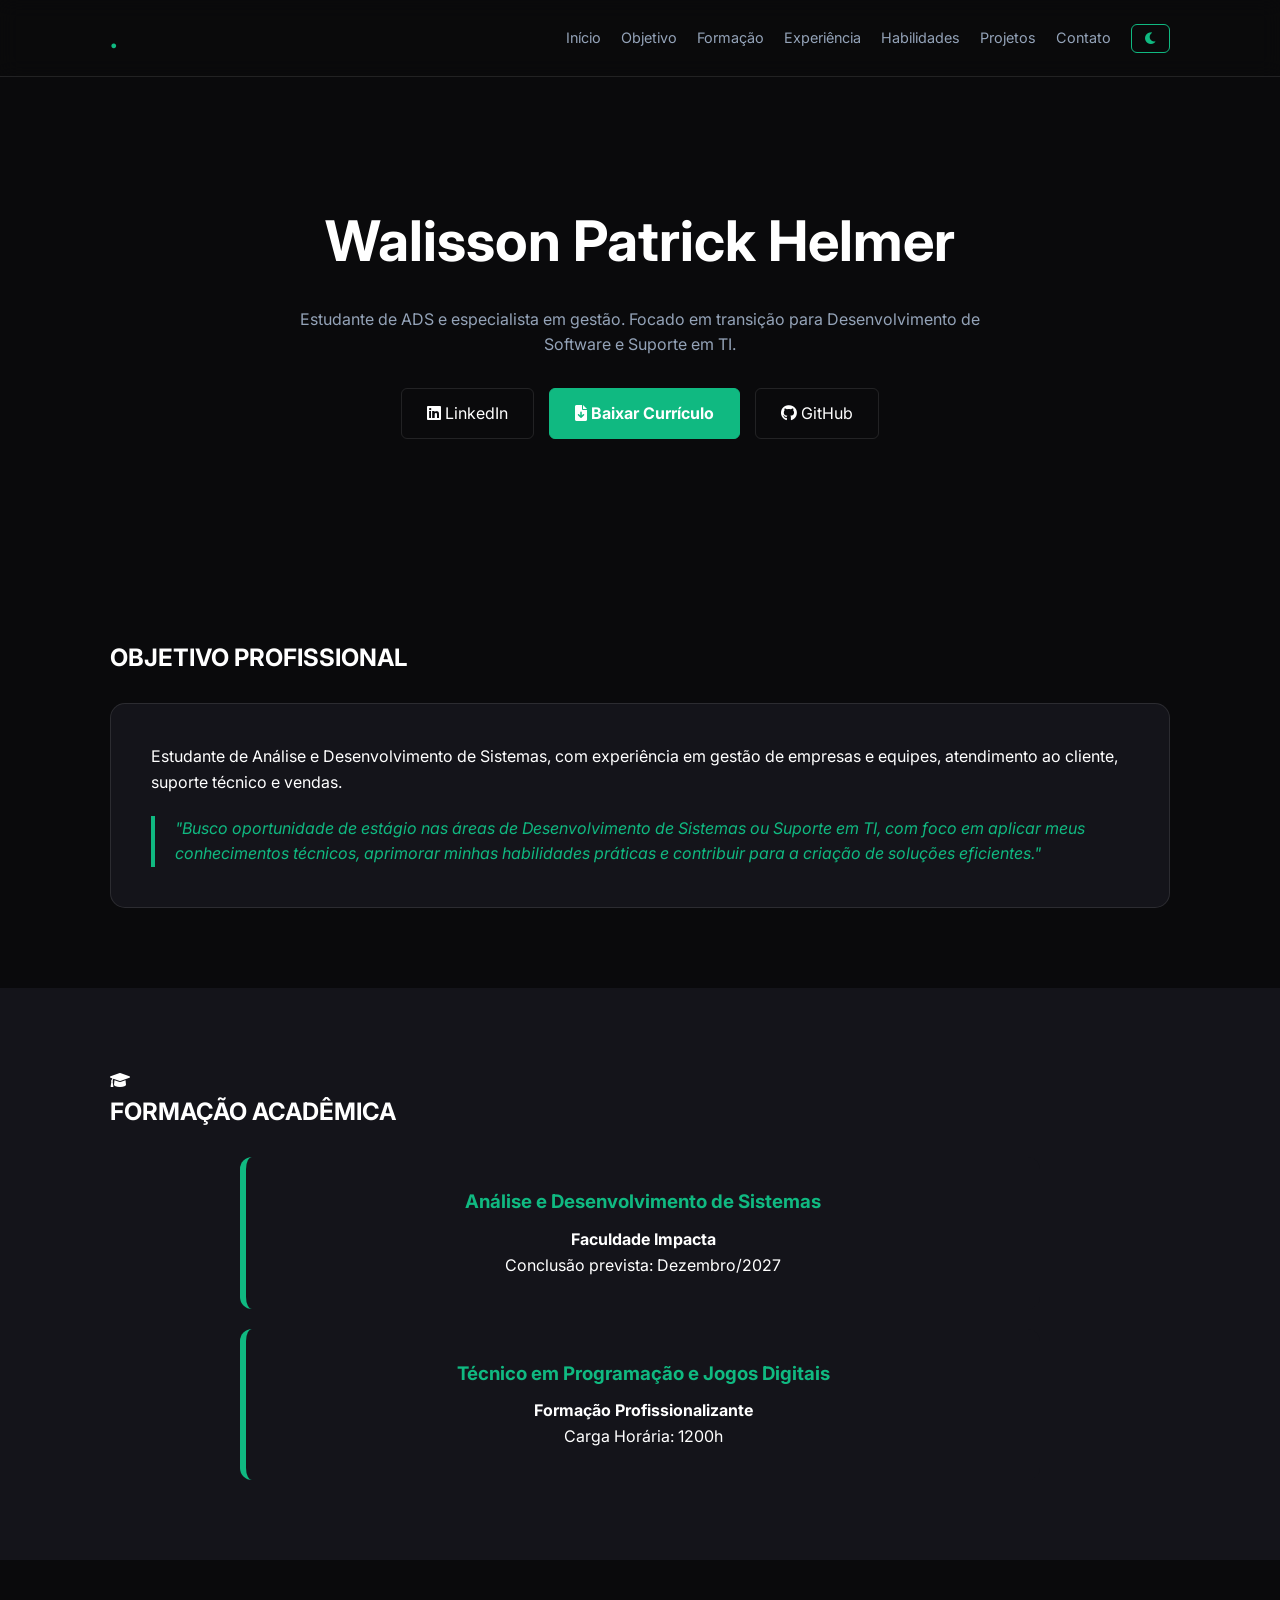
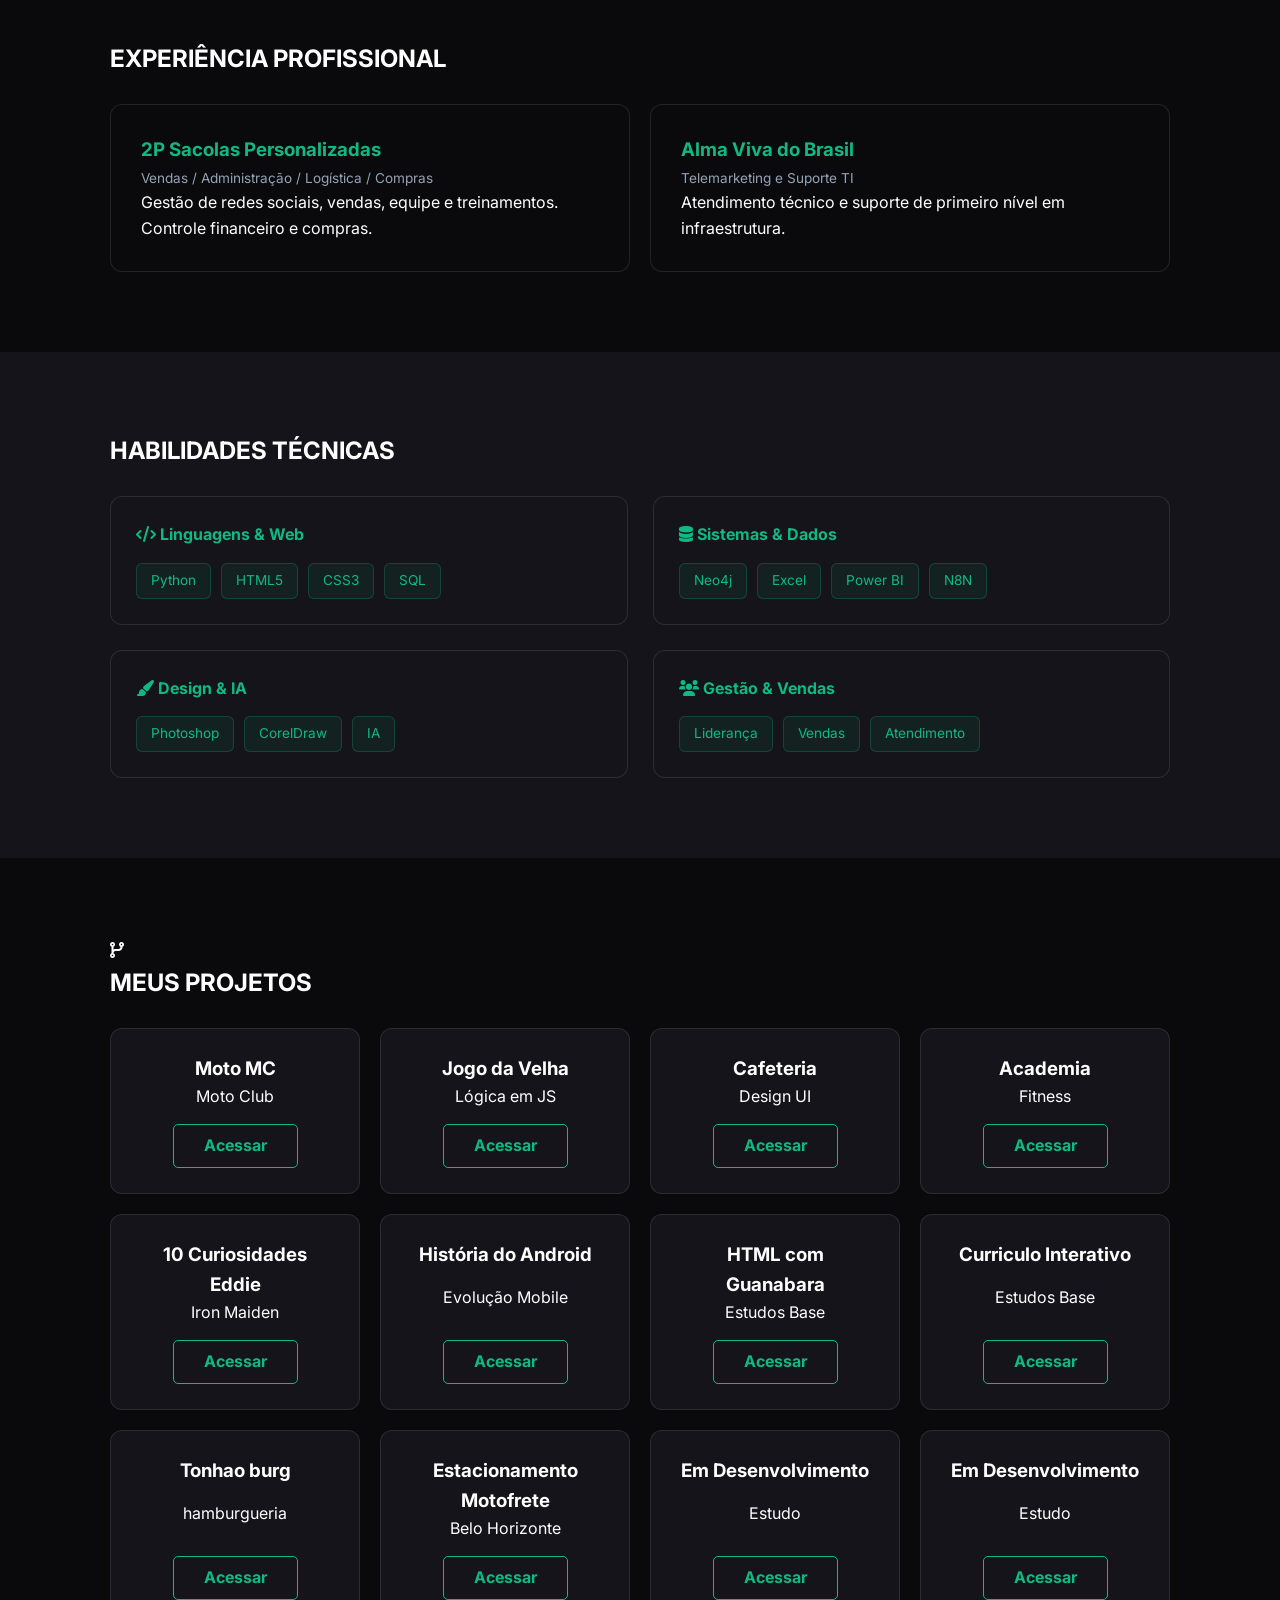
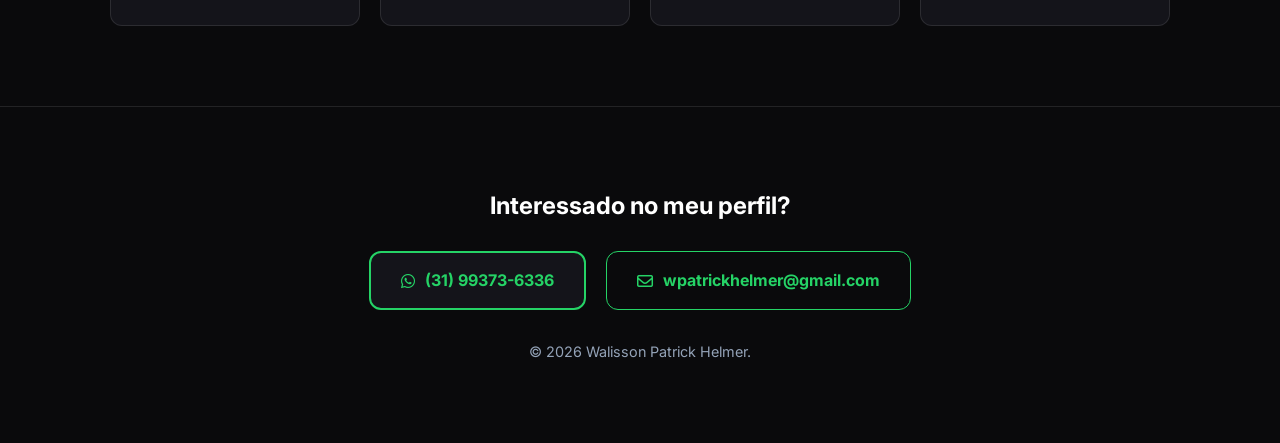
<file: index.html>
<!DOCTYPE html>
<html lang="pt-br">
<head>
    <meta charset="UTF-8">
    <meta name="viewport" content="width=device-width, initial-scale=1.0">
    <title>Walisson Patrick Helmer | Portfólio</title>
    <link href="https://fonts.googleapis.com/css2?family=Inter:wght@400;600;800&display=swap" rel="stylesheet">
    <link rel="stylesheet" href="https://cdnjs.cloudflare.com/ajax/libs/font-awesome/6.0.0/css/all.min.css">
    <link rel="stylesheet" href="style.css">
</head>
<body class="dark-mode">

    <nav id="navbar">
        <div class="container nav-content">
            <div class="logo"><span>.</span></div>
            <ul class="nav-links">
                <li><a href="#home">Início</a></li>
                <li><a href="#about">Objetivo</a></li>
                <li><a href="#edu">Formação</a></li>
                <li><a href="#experience">Experiência</a></li>
                <li><a href="#skills">Habilidades</a></li>
                <li><a href="#projects">Projetos</a></li>
                <li><a href="#contact">Contato</a></li>
                <li><button id="theme-toggle" class="btn-theme"><i class="fas fa-moon"></i></button></li>
            </ul>
        </div>
    </nav>

    <header id="home" class="hero">
        <div class="container text-center">
            <h1>Walisson Patrick Helmer</h1>
            <p class="hero-subtitle">Estudante de ADS e especialista em gestão. Focado em transição para Desenvolvimento de Software e Suporte em TI.</p>
            <div class="hero-btns">
                <a href="https://www.linkedin.com/in/walissonpatrickhelmer/" target="_blank" class="btn-hero"><i class="fab fa-linkedin"></i> LinkedIn</a>
                <a href="https://drive.google.com/file/d/1xaYoArE2ZpUd9b5tCLu5b3tBv9wK4DE-/view?usp=sharing" class="btn-hero highlight"><i class="fas fa-file-download"></i> Baixar Currículo</a>
                <a href="https://github.com/walissonpatrickhelmer" target="_blank" class="btn-hero"><i class="fab fa-github"></i> GitHub</a>
            </div>
        </div>
    </header>

    <section id="about">
        <div class="container">
            <div class="section-title justify-center">
                <h2>OBJETIVO PROFISSIONAL</h2><br>
            </div>
            <div class="objective-card">
                <p>Estudante de Análise e Desenvolvimento de Sistemas, com experiência em gestão de empresas e equipes, atendimento ao cliente, suporte técnico e vendas.</p>
                <blockquote class="quote">
                    "Busco oportunidade de estágio nas áreas de Desenvolvimento de Sistemas ou Suporte em TI, com foco em aplicar meus conhecimentos técnicos, aprimorar minhas habilidades práticas e contribuir para a criação de soluções eficientes."
                </blockquote>
            </div>
        </div>
    </section>

    <section id="edu" class="section-dark">
        <div class="container">
            <div class="section-title justify-center">
                <i class="fas fa-graduation-cap"></i>
                <h2>FORMAÇÃO ACADÊMICA</h2><br>
            </div>
            <div class="edu-wrapper">
                <div class="edu-item">
                    <h3>Análise e Desenvolvimento de Sistemas</h3>
                    <p class="school">Faculdade Impacta</p>
                    <p>Conclusão prevista: Dezembro/2027</p>
                </div>
                <div class="edu-item">
                    <h3>Técnico em Programação e Jogos Digitais</h3>
                    <p class="school">Formação Profissionalizante</p>
                    <p>Carga Horária: 1200h</p>
                </div>
            </div>
        </div>
    </section>

    <section id="experience">
        <div class="container">
            <div class="section-title justify-center">
                <h2>EXPERIÊNCIA PROFISSIONAL</h2><br>
            </div>
            <div class="exp-grid">
                <div class="exp-card">
                    <div class="exp-header">
                        <h3>2P Sacolas Personalizadas</h3>
                        <span>Vendas / Administração / Logística / Compras</span>
                    </div>
                    <p>Gestão de redes sociais, vendas, equipe e treinamentos. Controle financeiro e compras.</p>
                </div>
                <div class="exp-card">
                    <div class="exp-header">
                        <h3>Alma Viva do Brasil</h3>
                        <span>Telemarketing e Suporte TI</span>
                    </div>
                    <p>Atendimento técnico e suporte de primeiro nível em infraestrutura.</p>
                </div>
            </div>
        </div>
    </section>

    <section id="skills" class="section-dark">
        <div class="container">
            <div class="section-title justify-center">
                <h2>HABILIDADES TÉCNICAS</h2><br>
            </div>
            <div class="skills-grid-2x2">
                <div class="skill-box">
                    <div class="skill-header"><i class="fas fa-code"></i> Linguagens & Web</div>
                    <div class="tags"><span>Python</span><span>HTML5</span><span>CSS3</span><span>SQL</span></div>
                </div>
                <div class="skill-box">
                    <div class="skill-header"><i class="fas fa-database"></i> Sistemas & Dados</div>
                    <div class="tags"><span>Neo4j</span><span>Excel</span><span>Power BI</span><span>N8N</span></div>
                </div>
                <div class="skill-box">
                    <div class="skill-header"><i class="fas fa-paint-brush"></i> Design & IA</div>
                    <div class="tags"><span>Photoshop</span><span>CorelDraw</span><span>IA</span></div>
                </div>
                <div class="skill-box">
                    <div class="skill-header"><i class="fas fa-users"></i> Gestão & Vendas</div>
                    <div class="tags"><span>Liderança</span><span>Vendas</span><span>Atendimento</span></div>
                </div>
            </div>
        </div>
    </section>

    <section id="projects">
        <div class="container">
            <div class="section-title justify-center">
                <i class="fas fa-code-branch"></i>
                <h2>MEUS PROJETOS</h2><br>
            </div>
            <div class="projects-grid-layout">
                <div class="project-card"><h3>Moto MC</h3><p>Moto Club</p><a href="https://walissonpatrickhelmer.github.io/moto_mc/" class="btn-project">Acessar</a></div>
                <div class="project-card"><h3>Jogo da Velha</h3><p>Lógica em JS</p><a href="https://walissonpatrickhelmer.github.io/Velha-interativo/" class="btn-project">Acessar</a></div>
                <div class="project-card"><h3>Cafeteria</h3><p>Design UI</p><a href="https://walissonpatrickhelmer.github.io/Cafeteria/" class="btn-project">Acessar</a></div>
                <div class="project-card"><h3>Academia</h3><p>Fitness</p><a href="https://walissonpatrickhelmer.github.io/Academia/" class="btn-project">Acessar</a></div>
                <div class="project-card"><h3>10 Curiosidades Eddie</h3><p>Iron Maiden</p><a href="https://walissonpatrickhelmer.github.io/10-curiosidades-sobre-eddie/" target="_blank" class="btn-project">Acessar</a></div>
                <div class="project-card"><h3>História do Android</h3><p>Evolução Mobile</p><a href="https://walissonpatrickhelmer.github.io/Site_Historia_android/" target="_blank" class="btn-project">Acessar</a></div>
                <div class="project-card"><h3>HTML com Guanabara</h3><p>Estudos Base</p><a href="https://walissonpatrickhelmer.github.io/Html_com_guanabara/" target="_blank" class="btn-project">Acessar</a></div>
                <div class="project-card"><h3>Curriculo Interativo</h3><p>Estudos Base</p><a href="https://walissonpatrickhelmer.github.io/Curriculo_Interativo/" target="_blank" class="btn-project">Acessar</a></div>
                <div class="project-card"><h3>Tonhao burg</h3><p>hamburgueria</p><a href="https://walissonpatrickhelmer.github.io/tonhao_burg/" target="_blank" class="btn-project">Acessar</a></div>
                <div class="project-card"><h3>Estacionamento Motofrete</h3><p>Belo Horizonte</p><a href="https://walissonpatrickhelmer.github.io/Estacionamento_Motofrete/" target="_blank" class="btn-project">Acessar</a></div>
                <div class="project-card"><h3>Em Desenvolvimento</h3><p>Estudo</p><a href="#" target="_blank" class="btn-project">Acessar</a></div>
                
                <div class="project-card"><h3>Em Desenvolvimento</h3><p>Estudo</p><a href="#" target="_blank" class="btn-project">Acessar</a></div>
                
            </div>
        </div>
    </section>

    <footer id="contact">
        <div class="container text-center">
            <h2 class="footer-title">Interessado no meu perfil?</h2><br>
            <div class="contact-btns-wrapper">
                <a href="https://wa.me/5531993736336" target="_blank" class="btn-contact btn-whatsapp">
                    <i class="fab fa-whatsapp"></i> (31) 99373-6336
                </a>
                <a href="mailto:wpatrickhelmer@gmail.com" class="btn-contact btn-email">
                    <i class="far fa-envelope"></i> wpatrickhelmer@gmail.com
                </a>
            </div>
            <p class="copyright">&copy; 2026 Walisson Patrick Helmer.</p>
        </div>
    </footer>

    <script src="script.js"></script>
</body>
</html>
</file>
<file: style.css>
:root {
    --emerald: #10b981;
}

/* Modo Escuro (Padrão) */
body.dark-mode {
    --bg-body: #0a0a0c;
    --bg-card: #14141a;
    --bg-navbar: rgba(10, 10, 12, 0.9);
    --text-main: #ffffff;
    --text-muted: #94a3b8;
    --border: rgba(255, 255, 255, 0.1);
}

/* Modo Claro */
body.light-mode {
    --bg-body: #ffffff;
    --bg-card: #f8fafc;
    --bg-navbar: rgba(255, 255, 255, 0.9);
    --text-main: #1a1a1a; 
    --text-muted: #475569;
    --border: rgba(0, 0, 0, 0.1);
}

* { margin: 0; padding: 0; box-sizing: border-box; }


/* estilos globais */
html {
  scroll-behavior: smooth;
  scroll-padding-top: 90px;
}

body {     
    background: var(--bg-body); 
    color: var(--text-main); 
    font-family: 'Inter', sans-serif; 
    line-height: 1.6;
    transition: background 0.3s, color 0.3s;
}

.container { max-width: 1100px; margin: 0 auto; padding: 0 20px; }
section { padding: 80px 0; }
.section-dark { background: var(--bg-card); }
.text-center { text-align: center; }
.justify-center { justify-content: center; }

/* Navbar e Botão de Tema */
#navbar { 
    background: var(--bg-navbar); 
    backdrop-filter: blur(10px); 
    border-bottom: 1px solid var(--border); 
    padding: 15px 0; 
    position: sticky; 
    top: 0; 
    z-index: 1000; 
}
.nav-content { display: flex; justify-content: space-between; align-items: center; }
.nav-links { display: flex; list-style: none; gap: 20px; align-items: center; }
.nav-links a { color: var(--text-muted); text-decoration: none; font-size: 0.9rem; transition: 0.3s; }
.nav-links a:hover { color: var(--emerald); }
.logo span { color: var(--emerald); font-weight: bold; font-size: 1.8rem; }

.btn-theme {
    background: none;
    border: 1px solid var(--emerald);
    color: var(--emerald);
    padding: 6px 12px;
    border-radius: 6px;
    cursor: pointer;
    transition: 0.3s;
}
.btn-theme:hover { background: var(--emerald); color: white; }

/* Hero */
.hero { padding: 120px 0; }
.hero h1 { font-size: 3.5rem; margin-bottom: 20px; color: var(--text-main); }
.hero-subtitle { color: var(--text-muted); max-width: 700px; margin: 0 auto 30px; }
.hero-btns { display: flex; justify-content: center; gap: 15px; }
.btn-hero { padding: 12px 25px; border-radius: 6px; text-decoration: none; color: var(--text-main); border: 1px solid var(--border); transition: 0.3s; }
.btn-hero.highlight { background: var(--emerald); border-color: var(--emerald); color: white; font-weight: bold; }

/* Objetivo */
.objective-card { background: var(--bg-card); padding: 40px; border-radius: 15px; border: 1px solid var(--border); }
.quote { margin-top: 20px; font-style: italic; color: var(--emerald); border-left: 4px solid var(--emerald); padding-left: 20px; }

/* Formação */
.edu-wrapper { display: flex; flex-direction: column; gap: 20px; max-width: 800px; margin: 0 auto; }
.edu-item { background: var(--bg-card); padding: 30px; border-radius: 12px; border-left: 6px solid var(--emerald); text-align: center; }
.edu-item h3 { color: var(--emerald); margin-bottom: 10px; }
.edu-item .school { font-weight: bold; color: var(--text-main); }

/* Experiência */
.exp-grid { display: grid; grid-template-columns: 1fr 1fr; gap: 20px; }
.exp-card { background: var(--bg-body); padding: 30px; border-radius: 12px; border: 1px solid var(--border); }
.exp-header h3 { color: var(--emerald); }
.exp-header span { font-size: 0.85rem; color: var(--text-muted); }

/* Habilidades */
.skills-grid-2x2 { display: grid; grid-template-columns: 1fr 1fr; gap: 25px; }
.skill-box { background: var(--bg-card); padding: 25px; border-radius: 12px; border: 1px solid var(--border); }
.skill-header { color: var(--emerald); font-weight: bold; margin-bottom: 15px; }
.tags { display: flex; flex-wrap: wrap; gap: 10px; }
.tags span { 
    background: rgba(16, 185, 129, 0.08);
    color: var(--emerald);
    padding: 6px 14px;
    border-radius: 6px;
    border: 1px solid rgba(16,185,129,0.25);
    font-size: 0.85rem;

    cursor: default;

    /* animação suave */
    transition: all 0.25s ease;
}

/* efeito ao passar mouse */
.tags span:hover {
    background: var(--emerald);
    color: #ffffff;

    transform: translateY(-3px) scale(1.05);

    box-shadow:
        0 6px 18px rgba(16,185,129,0.35),
        0 0 12px rgba(16,185,129,0.25);
}

/* Projetos */
.projects-grid-layout {
    display: grid;

    /* grid automática e estável */
    grid-template-columns: repeat(auto-fit, minmax(240px, 1fr));

    gap: 20px;
}

.project-card {
    background: var(--bg-card);
    padding: 25px;
    border-radius: 12px;
    border: 1px solid var(--border);
    text-align: center;

    /* evita cards tortos */
    display: flex;
    flex-direction: column;
    justify-content: space-between;
    align-items: center;
}

/* Ajuste solicitado: Botão Acessar um pouco maior que a palavra */
.btn-project { 
    display: inline-block; 
    margin-top: 15px; 
    padding: 8px 30px; 
    border: 1px solid var(--emerald); 
    color: var(--emerald); 
    text-decoration: none; 
    border-radius: 5px; 
    transition: 0.3s; 
    font-weight: bold; 
}
.btn-project:hover { background: var(--emerald); color: white; }

/* Rodapé */
#contact { padding: 80px 0; border-top: 1px solid var(--border); }
.contact-btns-wrapper { display: flex; justify-content: center; gap: 20px; margin-bottom: 30px; }
.btn-contact { padding: 15px 30px; border-radius: 12px; text-decoration: none; font-weight: bold; display: flex; align-items: center; gap: 10px; transition: 0.4s; }

.btn-whatsapp { color: #25d366; background: var(--bg-card); border: 2px solid #25d366; }
.btn-whatsapp:hover { background: #25d366; color: white; }

.btn-email { 
    color: #25d366; 
    background: transparent; 
    border: 1px solid #25d366; 
}
.btn-email:hover { 
    background: #25d366; 
    color: #ffffff; 
}

.copyright { color: var(--text-muted); font-size: 0.9rem; }

/* Responsividade */
@media (max-width: 768px) {
    .exp-grid, .skills-grid-2x2 { grid-template-columns: 1fr; }
    .projects-grid-layout .project-card { grid-column: span 12 !important; }
    
    .contact-btns-wrapper { 
        flex-direction: column; 
        align-items: center; 
        gap: 15px; 
    }

    .btn-contact {
        width: fit-content; 
        padding: 10px 20px; 
        font-size: 0.9rem;
    }
}
</file>
